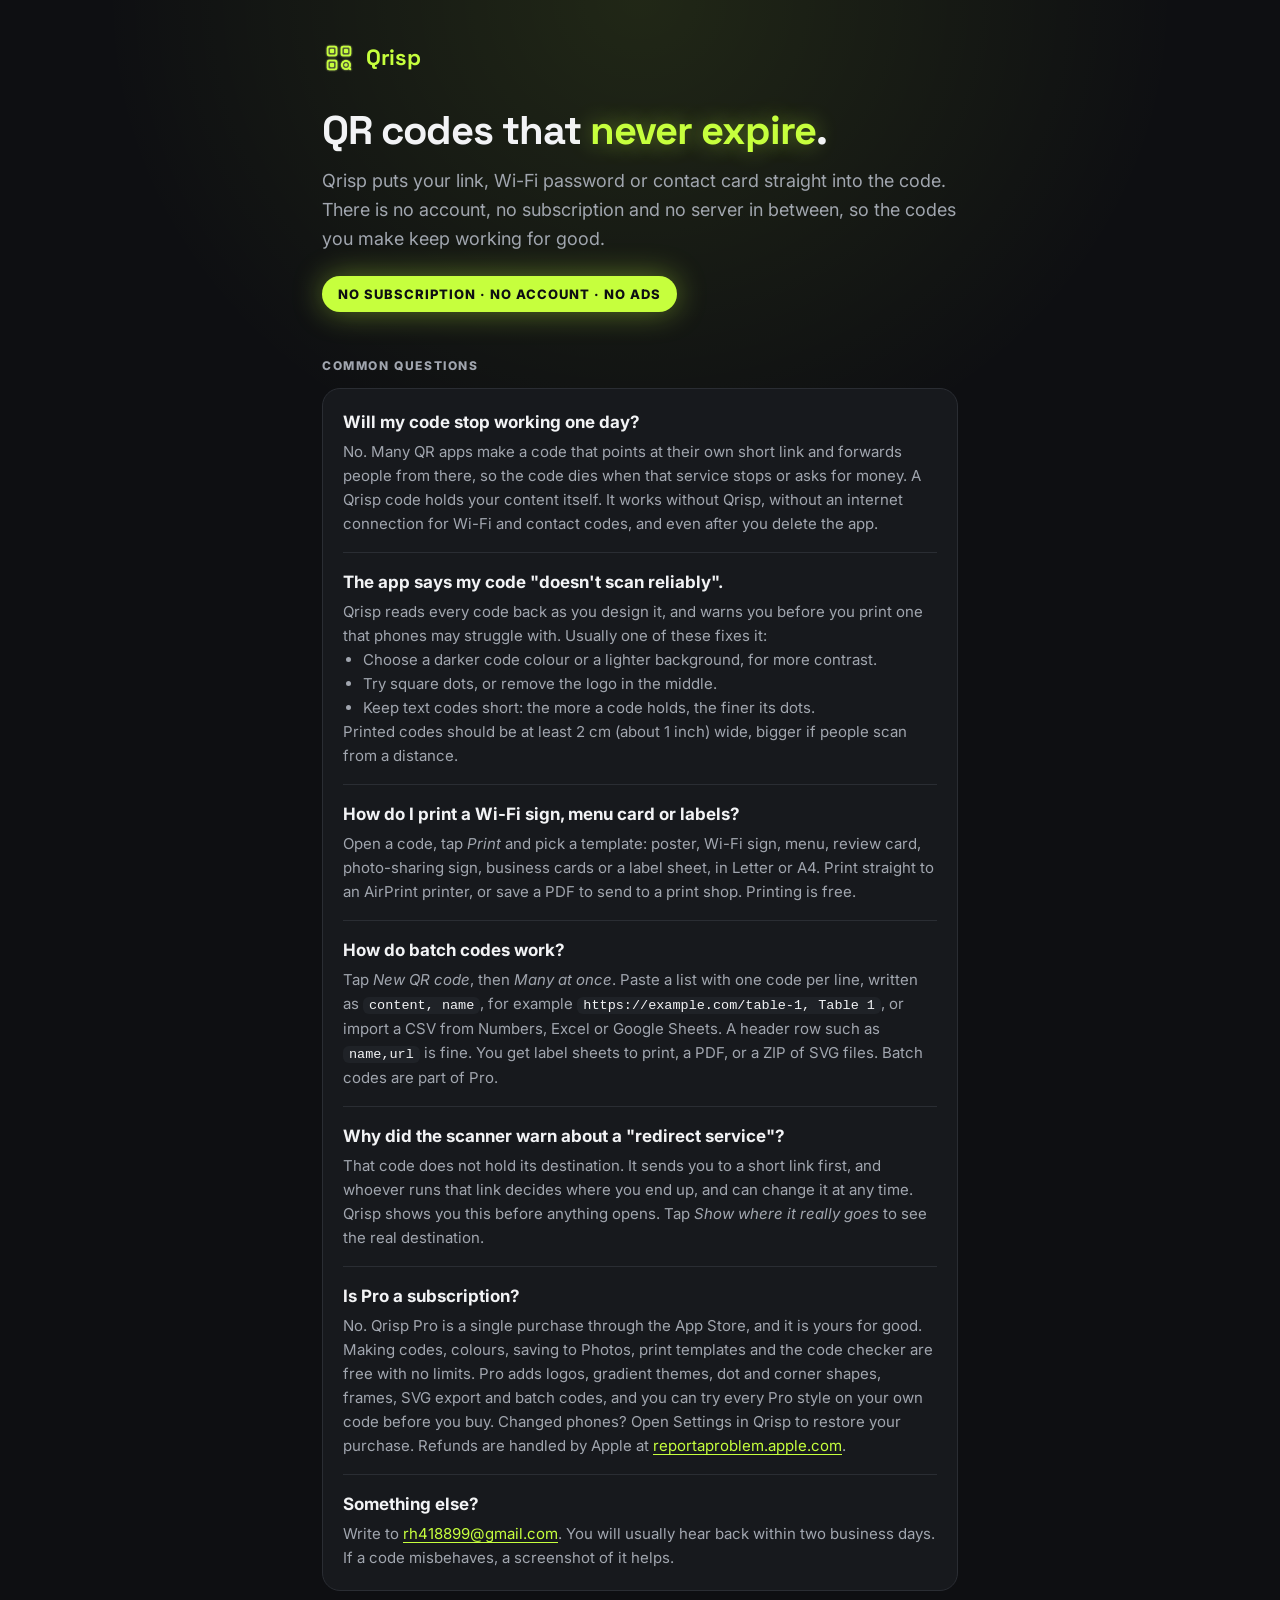
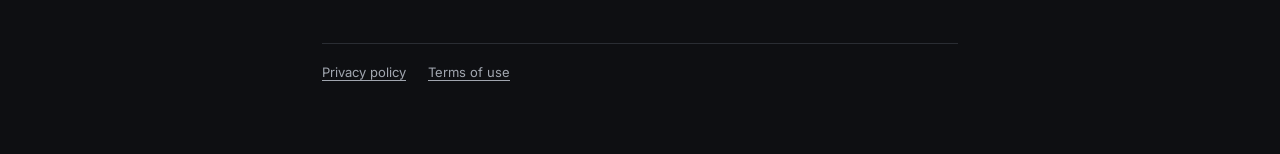
<file: index.html>
<!doctype html>
<html lang="en">
<head>
  <meta charset="utf-8">
  <meta name="viewport" content="width=device-width, initial-scale=1">
  <title>Qrisp · Support</title>
  <meta name="description" content="Support for Qrisp: QR Code Generator, the iPhone and iPad app for QR codes that never expire.">
  <meta name="theme-color" content="#0E0F12">
  <link rel="icon" href="favicon.png">
  <link rel="apple-touch-icon" href="apple-touch-icon.png">
  <link rel="preconnect" href="https://fonts.googleapis.com">
  <link rel="preconnect" href="https://fonts.gstatic.com" crossorigin>
  <link rel="stylesheet" href="https://fonts.googleapis.com/css2?family=Inter:wght@400;500;700;800&family=Space+Grotesk:wght@700&display=swap">
  <link rel="stylesheet" href="style.css">
</head>
<body>
<main>
  <a class="top" href="./"><img src="mark.png" alt=""><span>Qrisp</span></a>

  <h1>QR codes that <em>never expire</em>.</h1>
  <p class="lede">
    Qrisp puts your link, Wi-Fi password or contact card straight into the code. There is no account,
    no subscription and no server in between, so the codes you make keep working for good.
  </p>
  <span class="badge">NO SUBSCRIPTION · NO ACCOUNT · NO ADS</span>

  <h2>Common questions</h2>
  <div class="card">
    <div class="entry">
      <strong>Will my code stop working one day?</strong>
      <p>
        No. Many QR apps make a code that points at their own short link and forwards people from
        there, so the code dies when that service stops or asks for money. A Qrisp code holds your
        content itself. It works without Qrisp, without an internet connection for Wi-Fi and contact
        codes, and even after you delete the app.
      </p>
    </div>
    <div class="entry">
      <strong>The app says my code "doesn't scan reliably".</strong>
      <p>
        Qrisp reads every code back as you design it, and warns you before you print one that
        phones may struggle with. Usually one of these fixes it:
      </p>
      <ul>
        <li>Choose a darker code colour or a lighter background, for more contrast.</li>
        <li>Try square dots, or remove the logo in the middle.</li>
        <li>Keep text codes short: the more a code holds, the finer its dots.</li>
      </ul>
      <p>Printed codes should be at least 2 cm (about 1 inch) wide, bigger if people scan from a distance.</p>
    </div>
    <div class="entry">
      <strong>How do I print a Wi-Fi sign, menu card or labels?</strong>
      <p>
        Open a code, tap <em>Print</em> and pick a template: poster, Wi-Fi sign, menu, review card,
        photo-sharing sign, business cards or a label sheet, in Letter or A4. Print straight to an
        AirPrint printer, or save a PDF to send to a print shop. Printing is free.
      </p>
    </div>
    <div class="entry">
      <strong>How do batch codes work?</strong>
      <p>
        Tap <em>New QR code</em>, then <em>Many at once</em>. Paste a list with one code per line,
        written as <code>content, name</code>, for example <code>https://example.com/table-1, Table 1</code>,
        or import a CSV from Numbers, Excel or Google Sheets. A header row such as <code>name,url</code>
        is fine. You get label sheets to print, a PDF, or a ZIP of SVG files. Batch codes are part of Pro.
      </p>
    </div>
    <div class="entry">
      <strong>Why did the scanner warn about a "redirect service"?</strong>
      <p>
        That code does not hold its destination. It sends you to a short link first, and whoever
        runs that link decides where you end up, and can change it at any time. Qrisp shows you this
        before anything opens. Tap <em>Show where it really goes</em> to see the real destination.
      </p>
    </div>
    <div class="entry">
      <strong>Is Pro a subscription?</strong>
      <p>
        No. Qrisp Pro is a single purchase through the App Store, and it is yours for good. Making
        codes, colours, saving to Photos, print templates and the code checker are free with no
        limits. Pro adds logos, gradient themes, dot and corner shapes, frames, SVG export and batch
        codes, and you can try every Pro style on your own code before you buy. Changed phones? Open
        Settings in Qrisp to restore your purchase. Refunds are handled by Apple at
        <a href="https://reportaproblem.apple.com">reportaproblem.apple.com</a>.
      </p>
    </div>
    <div class="entry">
      <strong>Something else?</strong>
      <p>
        Write to <a href="mailto:rh418899@gmail.com?subject=Qrisp">rh418899@gmail.com</a>. You will
        usually hear back within two business days. If a code misbehaves, a screenshot of it helps.
      </p>
    </div>
  </div>

  <footer>
    <a href="privacy.html">Privacy policy</a>
    <a href="https://www.apple.com/legal/internet-services/itunes/dev/stdeula/">Terms of use</a>
  </footer>
</main>
</body>
</html>
</file>
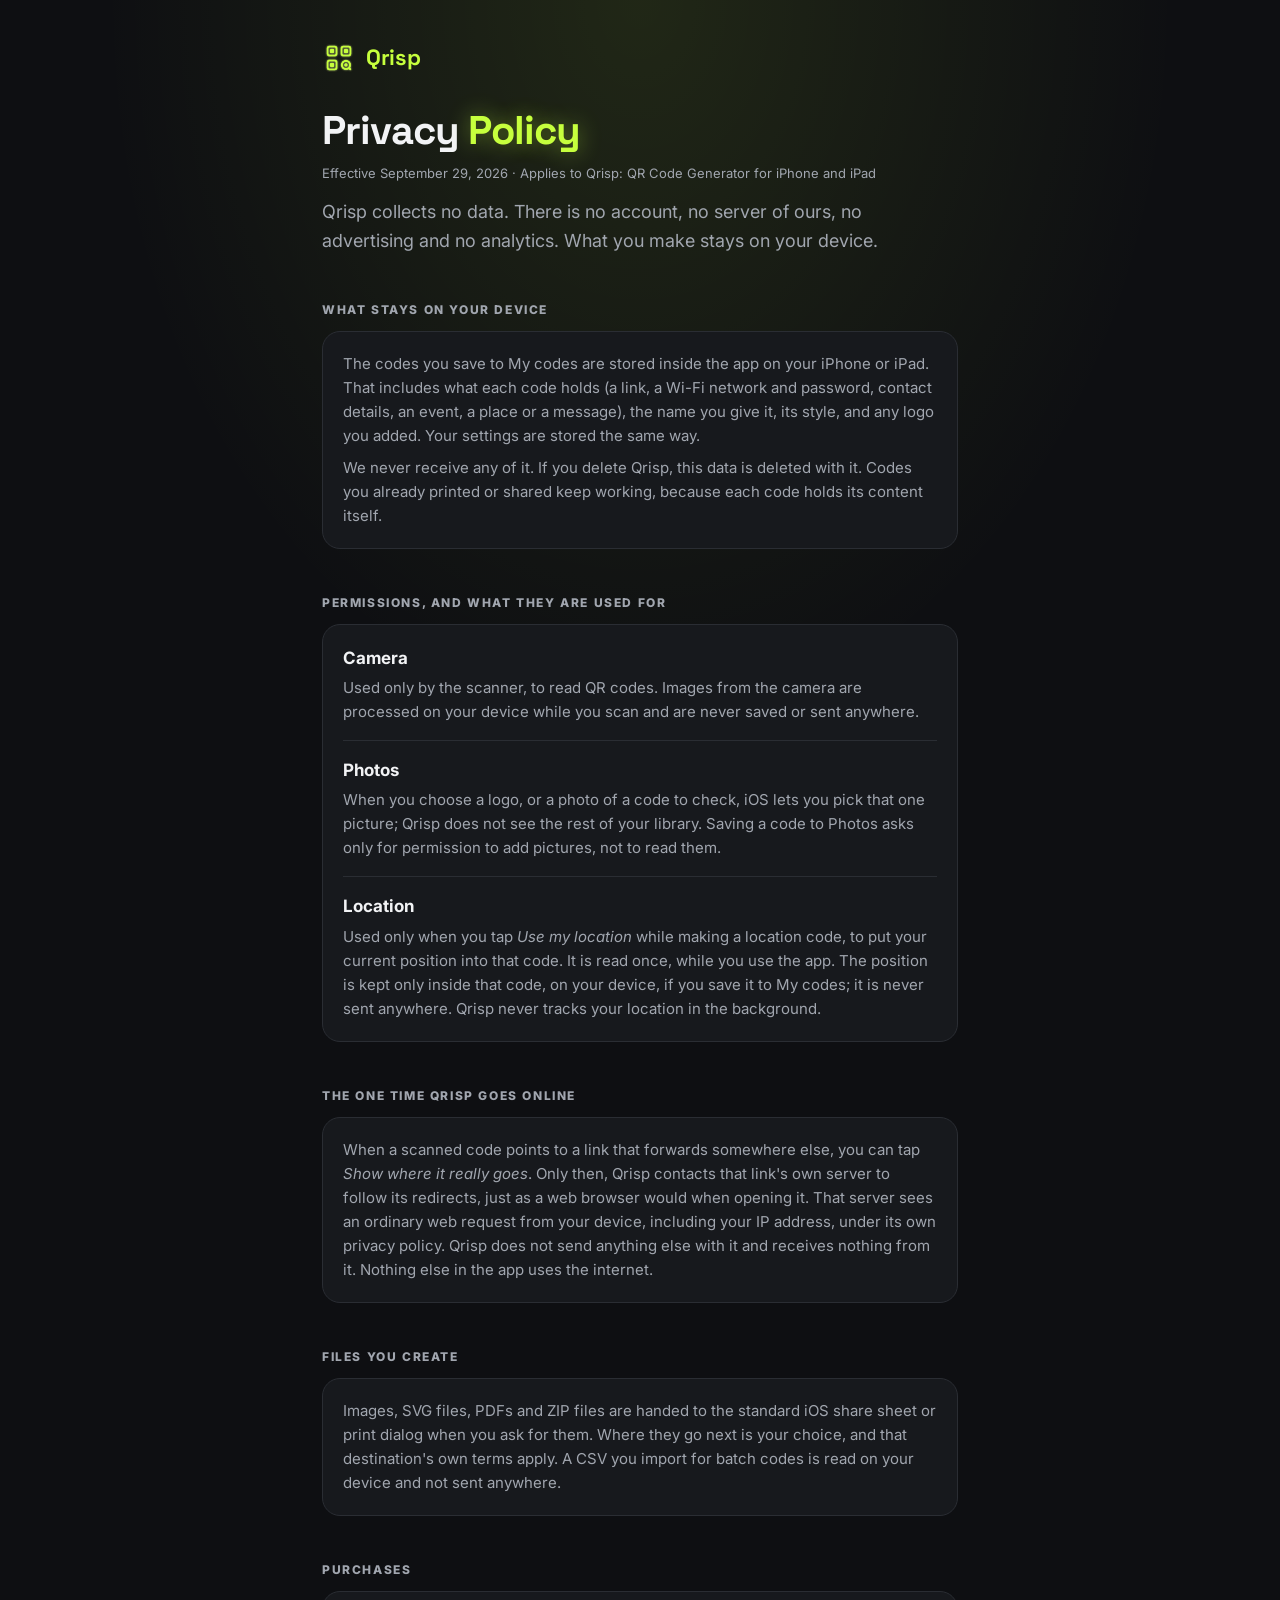
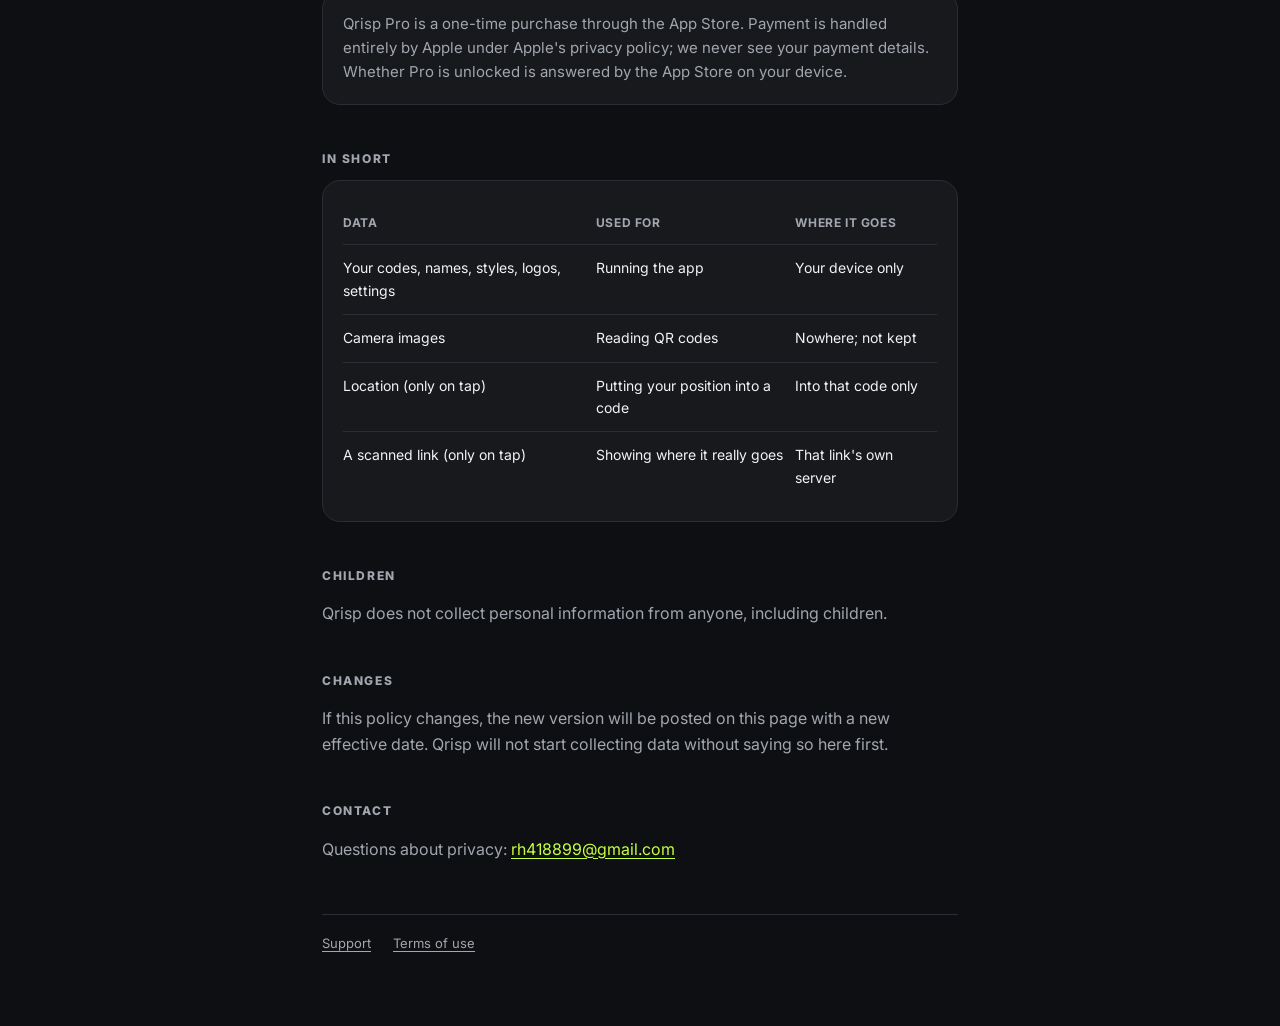
<file: privacy.html>
<!doctype html>
<html lang="en">
<head>
  <meta charset="utf-8">
  <meta name="viewport" content="width=device-width, initial-scale=1">
  <title>Qrisp · Privacy Policy</title>
  <meta name="description" content="Privacy policy for Qrisp: QR Code Generator. Qrisp collects no data.">
  <meta name="theme-color" content="#0E0F12">
  <link rel="icon" href="favicon.png">
  <link rel="apple-touch-icon" href="apple-touch-icon.png">
  <link rel="preconnect" href="https://fonts.googleapis.com">
  <link rel="preconnect" href="https://fonts.gstatic.com" crossorigin>
  <link rel="stylesheet" href="https://fonts.googleapis.com/css2?family=Inter:wght@400;500;700;800&family=Space+Grotesk:wght@700&display=swap">
  <link rel="stylesheet" href="style.css">
</head>
<body>
<main>
  <a class="top" href="./"><img src="mark.png" alt=""><span>Qrisp</span></a>

  <h1>Privacy <em>Policy</em></h1>
  <p class="meta">Effective September 29, 2026 · Applies to Qrisp: QR Code Generator for iPhone and iPad</p>
  <p class="lede">
    Qrisp collects no data. There is no account, no server of ours, no advertising and no analytics.
    What you make stays on your device.
  </p>

  <h2>What stays on your device</h2>
  <div class="card">
    <div class="entry">
      <p>
        The codes you save to My codes are stored inside the app on your iPhone or iPad. That
        includes what each code holds (a link, a Wi-Fi network and password, contact details, an
        event, a place or a message), the name you give it, its style, and any logo you added. Your
        settings are stored the same way.
      </p>
      <p>
        We never receive any of it. If you delete Qrisp, this data is deleted with it. Codes you
        already printed or shared keep working, because each code holds its content itself.
      </p>
    </div>
  </div>

  <h2>Permissions, and what they are used for</h2>
  <div class="card">
    <div class="entry">
      <strong>Camera</strong>
      <p>
        Used only by the scanner, to read QR codes. Images from the camera are processed on your
        device while you scan and are never saved or sent anywhere.
      </p>
    </div>
    <div class="entry">
      <strong>Photos</strong>
      <p>
        When you choose a logo, or a photo of a code to check, iOS lets you pick that one picture;
        Qrisp does not see the rest of your library. Saving a code to Photos asks only for
        permission to add pictures, not to read them.
      </p>
    </div>
    <div class="entry">
      <strong>Location</strong>
      <p>
        Used only when you tap <em>Use my location</em> while making a location code, to put your
        current position into that code. It is read once, while you use the app. The position is
        kept only inside that code, on your device, if you save it to My codes; it is never sent
        anywhere. Qrisp never tracks your location in the background.
      </p>
    </div>
  </div>

  <h2>The one time Qrisp goes online</h2>
  <div class="card">
    <div class="entry">
      <p>
        When a scanned code points to a link that forwards somewhere else, you can tap
        <em>Show where it really goes</em>. Only then, Qrisp contacts that link's own server to
        follow its redirects, just as a web browser would when opening it. That server sees an
        ordinary web request from your device, including your IP address, under its own privacy
        policy. Qrisp does not send anything else with it and receives nothing from it. Nothing
        else in the app uses the internet.
      </p>
    </div>
  </div>

  <h2>Files you create</h2>
  <div class="card">
    <div class="entry">
      <p>
        Images, SVG files, PDFs and ZIP files are handed to the standard iOS share sheet or print
        dialog when you ask for them. Where they go next is your choice, and that destination's own
        terms apply. A CSV you import for batch codes is read on your device and not sent anywhere.
      </p>
    </div>
  </div>

  <h2>Purchases</h2>
  <div class="card">
    <div class="entry">
      <p>
        Qrisp Pro is a one-time purchase through the App Store. Payment is handled entirely by Apple
        under Apple's privacy policy; we never see your payment details. Whether Pro is unlocked is
        answered by the App Store on your device.
      </p>
    </div>
  </div>

  <h2>In short</h2>
  <div class="card">
    <div class="entry">
      <table>
        <tr><th>Data</th><th>Used for</th><th>Where it goes</th></tr>
        <tr><td>Your codes, names, styles, logos, settings</td><td>Running the app</td><td>Your device only</td></tr>
        <tr><td>Camera images</td><td>Reading QR codes</td><td>Nowhere; not kept</td></tr>
        <tr><td>Location (only on tap)</td><td>Putting your position into a code</td><td>Into that code only</td></tr>
        <tr><td>A scanned link (only on tap)</td><td>Showing where it really goes</td><td>That link's own server</td></tr>
      </table>
    </div>
  </div>

  <h2>Children</h2>
  <p>Qrisp does not collect personal information from anyone, including children.</p>

  <h2>Changes</h2>
  <p>
    If this policy changes, the new version will be posted on this page with a new effective date.
    Qrisp will not start collecting data without saying so here first.
  </p>

  <h2>Contact</h2>
  <p>Questions about privacy: <a href="mailto:rh418899@gmail.com?subject=Qrisp%20privacy">rh418899@gmail.com</a></p>

  <footer>
    <a href="./">Support</a>
    <a href="https://www.apple.com/legal/internet-services/itunes/dev/stdeula/">Terms of use</a>
  </footer>
</main>
</body>
</html>
</file>
<file: style.css>
:root {
  --bg: #0E0F12;
  --card: #17191D;
  --line: #2A2D33;
  --text: #F2F3F5;
  --muted: #A1A6AF;
  --lime: #C6FF3D;
  --head: 'Space Grotesk', Inter, system-ui, -apple-system, 'Segoe UI', sans-serif;
  --body: Inter, system-ui, -apple-system, 'Segoe UI', sans-serif;
}
* { box-sizing: border-box; }
html { background: var(--bg); }
body {
  margin: 0;
  color: var(--text);
  font-family: var(--body);
  line-height: 1.6;
  -webkit-font-smoothing: antialiased;
  background:
    radial-gradient(60% 40% at 50% 0%, rgba(198, 255, 61, 0.1), rgba(198, 255, 61, 0) 70%),
    var(--bg);
  min-height: 100vh;
}
main { max-width: 680px; margin: 0 auto; padding: 40px 22px 72px; }
.top { display: flex; align-items: center; gap: 10px; text-decoration: none; }
.top img { width: 34px; height: 34px; }
.top span { font-family: var(--head); font-weight: 700; font-size: 22px; color: var(--lime); letter-spacing: -0.3px; }
h1 { font-family: var(--head); font-weight: 700; font-size: 40px; line-height: 1.1; letter-spacing: -1px; margin: 34px 0 0; }
h1 em { font-style: normal; color: var(--lime); text-shadow: 0 0 22px rgba(198, 255, 61, 0.45); }
.lede { font-size: 18px; color: var(--muted); margin: 14px 0 0; }
.meta { font-size: 13px; color: var(--muted); margin-top: 10px; }
h2 {
  font-size: 12px; font-weight: 800; letter-spacing: 1.6px; text-transform: uppercase;
  color: var(--muted); margin: 44px 0 12px;
}
.card { background: var(--card); border: 1px solid var(--line); border-radius: 18px; padding: 4px 20px; }
.entry { padding: 16px 0; border-bottom: 1px solid var(--line); }
.entry:last-child { border-bottom: 0; }
.entry strong { display: block; font-size: 17px; margin-bottom: 4px; }
.entry p, .entry ul { margin: 0; color: var(--muted); font-size: 15px; }
.entry ul { padding-left: 20px; }
.entry p + p { margin-top: 8px; }
p { color: var(--muted); }
a { color: var(--lime); text-underline-offset: 3px; }
code { font-size: 13.5px; background: #1F2227; border-radius: 6px; padding: 1px 6px; color: var(--text); }
table { width: 100%; border-collapse: collapse; font-size: 14px; }
th { text-align: left; color: var(--muted); font-weight: 700; font-size: 12px; letter-spacing: 0.6px; text-transform: uppercase; }
th, td { padding: 12px 10px 12px 0; border-bottom: 1px solid var(--line); vertical-align: top; }
td { color: var(--text); }
tr:last-child td { border-bottom: 0; }
.badge {
  display: inline-block; margin-top: 22px; padding: 8px 16px; border-radius: 999px;
  background: var(--lime); color: #0E0F12; font-weight: 800; font-size: 13px; letter-spacing: 1px;
  box-shadow: 0 0 30px rgba(198, 255, 61, 0.4);
}
footer { margin-top: 52px; padding-top: 18px; border-top: 1px solid var(--line); font-size: 13px; color: var(--muted); }
footer a { color: var(--muted); margin-right: 18px; }
@media (max-width: 480px) {
  h1 { font-size: 32px; }
  .lede { font-size: 16.5px; }
  .badge { font-size: 11px; letter-spacing: 0.6px; padding: 8px 14px; }
}
</file>
